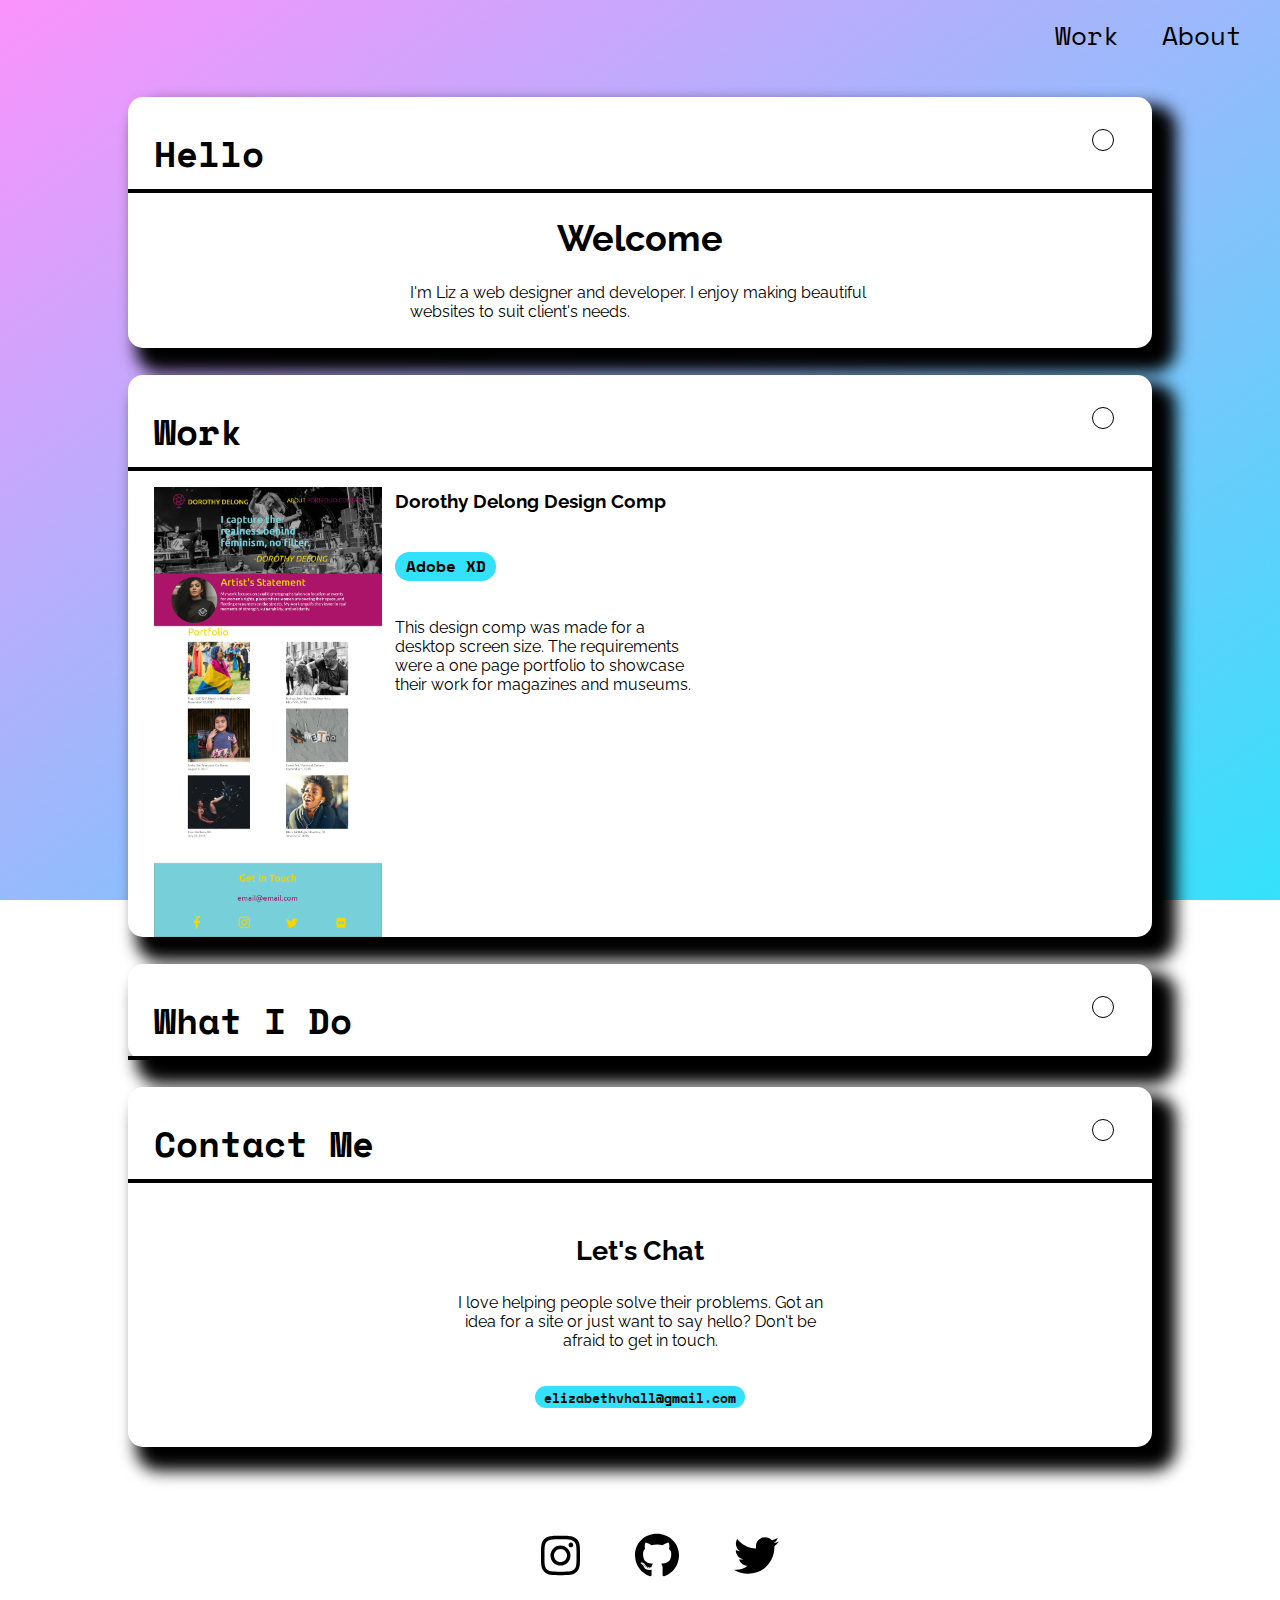
<file: index.html>
<!DOCTYPE html>
<html lang="en">
<head>
    <meta charset="UTF-8">
    <meta name="viewport" content="width=device-width, initial-scale=1.0">
    <title>Elizabeth Hall | Web Designer | Developer</title>
    <link rel="stylesheet" href="https://necolas.github.io/normalize.css/8.0.1/normalize.css">
    <link href="https://fonts.googleapis.com/css2?family=Raleway:ital,wght@0,400;0,500;1,400;1,500&family=Space+Mono:wght@400;700&display=swap" rel="stylesheet">
    <link rel="stylesheet" href="css/styles.css">
</head>
<body>
    <header>
        <nav>
            <ul>
                <li><a href="work.html">Work</a></li>
                <li><a href="about.html">About</a></li>
            </ul>
        </nav>
    </header>
    <main>
        <section class="windows welcome">
            <div class="bar">
            <h2>Hello</h2>
            <span class="dot"></span>
            </div>
            <h1>Welcome</h1>
            <p>I'm Liz a web designer and developer. I enjoy making beautiful websites to suit client's needs.</p>
        </section>
        <section class="windows"> 
            <div class="bar">
                <h2>Work</h2>
                <span class="dot"></span>
            </div>
            <div class="projects" >
                <img src="img/desktop-artboard.png" alt="Design comp done for a sample photography site">
                <div class="description">
                    <h3>Dorothy Delong Design Comp</h3>
                    <h4>Adobe XD</h4>
                    <p>This design comp was made for a desktop screen size. The requirements were a one page portfolio to showcase their work for magazines and museums.</p>
                </div>
            </div>
        </section>
        <section class="windows">
            <div class="bar">
                <h2>What I Do</h2>
                <span class="dot"></span>
            </div>
        </section>
        <section class="windows">
            <div class="bar">
                <h2>Contact Me</h2>
                <span class="dot"></span>
            </div>
            <div class="contact">
                <h3>Let's Chat</h3>
                <p>I love helping people solve their problems. Got an idea for a site or just want to say hello? Don't be afraid to get in touch.</p>
                <button><a href="mailto:elizabethvhall@gmail.com">elizabethvhall@gmail.com</a></button>
            </div>
        </section>
    </main>
    <footer>
        <ul>
            <li><a href="#"><img src="img/instagram.svg" alt="link to instagram"></a></li>
            <li><a href="#"><img src="img/github.svg" alt="link to github"></a></li>
            <li><a href="#"><img src="img/twitter.svg" alt="link to twitter"></a></li>
        </ul>
        
        <p>&copy;Elizabeth Hall 2020</p>
    </footer>
</body>
</html>
</file>
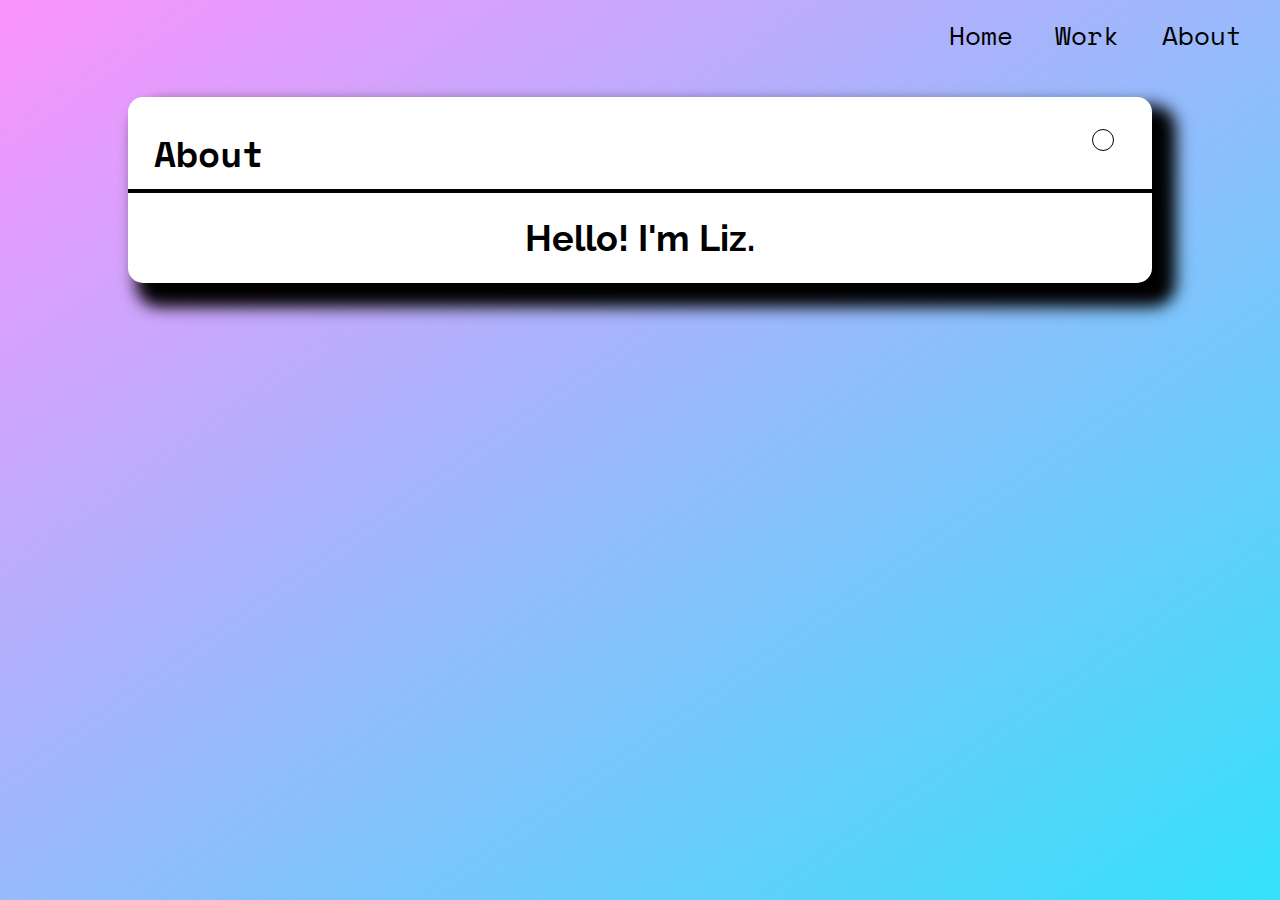
<file: about.html>
<!DOCTYPE html>
<html lang="en">
<head>
    <meta charset="UTF-8">
    <meta name="viewport" content="width=device-width, initial-scale=1.0">
    <title>About</title>
    <link rel="stylesheet" href="https://necolas.github.io/normalize.css/8.0.1/normalize.css">
    <link href="https://fonts.googleapis.com/css2?family=Raleway:ital,wght@0,400;0,500;1,400;1,500&family=Space+Mono:wght@400;700&display=swap" rel="stylesheet">
    <link rel="stylesheet" href="css/styles.css">
</head>
<body>
    <header>
        <nav>
            <ul>
                <li><a href="index.html">Home</a></li>
                <li><a href="work.html">Work</a></li>
                <li><a href="about.html">About</a></li>
            </ul>
        </nav>
    </header>
    <section class="windows">
        <div class="bar">
            <h2>About</h2>
            <span class="dot"></span>
        </div>
        <h1>Hello! I'm Liz.</h1>
    </section>
</body>
</html>
</file>
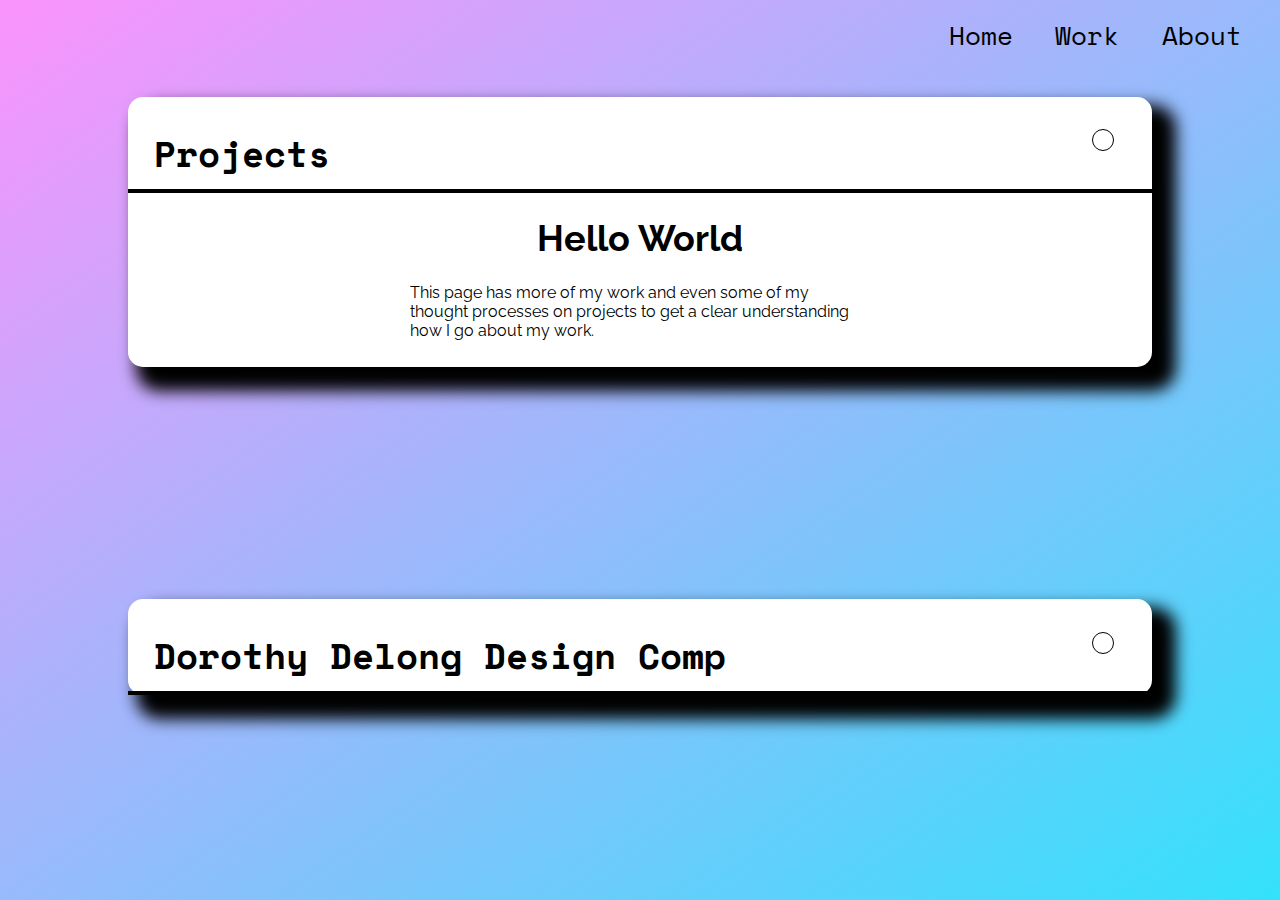
<file: work.html>
<!DOCTYPE html>
<html lang="en">
<head>
    <meta charset="UTF-8">
    <meta name="viewport" content="width=device-width, initial-scale=1.0">
    <title>Work</title>
    <link rel="stylesheet" href="https://necolas.github.io/normalize.css/8.0.1/normalize.css">
    <link href="https://fonts.googleapis.com/css2?family=Raleway:ital,wght@0,400;0,500;1,400;1,500&family=Space+Mono:wght@400;700&display=swap" rel="stylesheet">
    <link rel="stylesheet" href="css/styles.css">
</head>
<body>
    <header>
        <nav>
            <ul>
                <li><a href="index.html">Home</a></li>
                <li><a href="work.html">Work</a></li>
                <li><a href="about.html">About</a></li>
            </ul>
        </nav>
    </header>
    <section class="windows welcome">
        <div class="bar">
            <h2>Projects</h2>
            <span class="dot"></span>
        </div>
        <h1>Hello World</h1>
        <p>This page has more of my work and even some of my thought processes on projects to get a clear understanding how I go about my work. </p>
    </section>
    <section class="windows">
        <div class="bar">
            <h2>Dorothy Delong Design Comp</h2>
            <span class="dot"></span>
        </div>
    </section>
</body>
</html>
</file>
<file: css/styles.css>
/*font-family: 'Raleway', sans-serif;
font-family: 'Space Mono', monospace; */

html {
    height: 100%;
}
body {
    font-family: 'Raleway', sans-serif;
    background: linear-gradient(to bottom right, #fb93fc, #34e1fb);
    background-repeat: no-repeat;
    height: 100%;
    margin: 0;
    background-attachment: fixed;
    display: flex;
    flex-direction: column;
    align-items: center;
}
header {
    align-self: flex-end;
}
nav ul li {
    display: inline-block;
}
nav ul a {
    text-decoration: none;
    font-family: 'Space Mono', monospace;
    font-size: 1.6em;
    margin-right: 3vw;
    color: black;
}
nav ul a:hover {
    color: white;
}

h1 {
    text-align: center;
    font-size: 4vh;
}
.windows {
    width: 80%;
    margin: auto;
    background: white;
    border-radius: 15px;
    box-shadow: 1em 1em 1em .5em rgba(0, 0, 0, 1);
    margin-top: 3vh;

}
.bar {
    border-bottom: 0.5vmin solid black;
    display: flex;
}
.bar h2 {
    font-size: 4vh;
    margin-bottom: 1vh;
    margin-left: 2vw;
    font-family: 'Space Mono', monospace;
}
.dot {
    height: 20px;
    width: 20px;
    background: white;
    border-radius: 50%;
    border: 1px solid black;
    display: inline-block;
    margin-left: auto;
    margin-right: 3vw;
    margin-top: 3.6vh;
}
.welcome p {
    width: 45%;
    margin: auto;
    padding-bottom: 3vh;
}
.projects {
    display: flex;
    flex-direction: row;
    margin-left: 2vw;
}
.projects img{
    height: 50vh;
    margin-top: 1em;
}
.description {
    display: flex;
    flex-direction: column;
    margin-left: 1vw;
}
.description h4 {
    font-family: 'Space Mono', monospace;
    background-color: #34e1fb;
    width: 6em;
    border-radius: 15px;
    text-align: center;
    padding: .2vmax;
}
.description p {
    width: 40%;
}

.contact {
    text-align: center;
    padding: 3vmax;
}
.contact h3 {
    font-size: 3vh;
    margin-top: .5em;
   
}
.contact p {
    width: 40%;
    margin: auto;
    padding-bottom: 2.3em;
}
.contact button {
    border-radius: 15px;
    background-color: #34e1fb;
    border: none;
}
.contact a {
    text-decoration: none;
    padding: .2vmax;
    font-family: 'Space Mono', monospace;
    font-weight: bold;
    color: black;

}
.contact a:hover {
    color: white;
}
footer {
    margin-top: 3em;
    text-align: center;
    color: white;
    display: flex;
    flex-direction: column;
    justify-content: space-evenly;
    align-items: center;
}
footer ul li {
    display: inline-block;
}
footer a {
    margin: 2vmax;
}
footer img {
    height: 5vh;
    margin-top: 1.4em;
}

@media (max-width: 768px){
    .projects {
        flex-wrap: wrap;
        justify-content: center;
    }
    .description {
        align-items: center;
    }
    .description p {
        width: 60%;
    }
       
}
</file>
